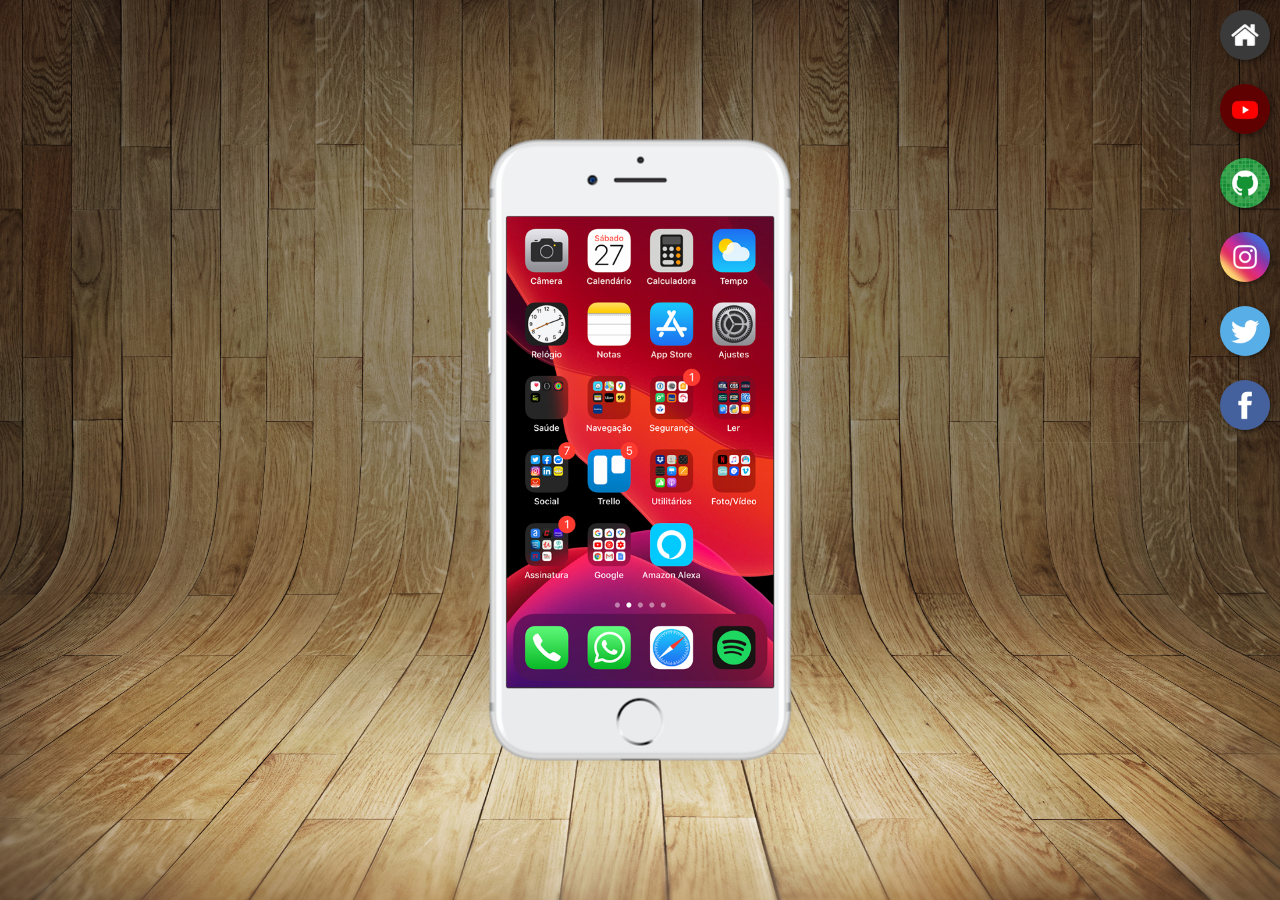
<file: index.html>
<!DOCTYPE html>
<html lang="pt-br">
<head>
    <meta charset="UTF-8">
    <meta name="viewport" content="width=device-width, initial-scale=1.0">
    <title>Projeto redes sociais</title>
    <link rel="stylesheet" href="estilos/style.css">
    <link rel="shortcut icon" href="favicon.ico" type="image/x-icon">
</head>
<body>
    <main>
        <section id="telefone">
            <iframe src="home.html" name="tela" id="tela" frameborder="0"  >
                seu navegador não é compatível com isso
            </iframe>
        </section>
        <section id="redes-sociais">
            <a href="home.html" target="tela"><img src="imagens/logo-home.jpg" alt="Home"></a> <br>
            <a href="youtube.html" target="tela"><img src="imagens/logo-youtube.jpg" alt=""></a> <br>
            <a href="github.html" target="tela"><img src="imagens/logo-github.jpg" alt=""></a> <br>
            <a href="instragram.html" target="tela"><img src="imagens/logo-instagram.jpg" alt=""></a> <br>
            <a href="#" target="tela"><img src="imagens/logo-twitter.jpg" alt=""></a> <br>
            <a href="#" target="tela"><img src="imagens/logo-facebook.jpg" alt=""></a> <br>
        </section>
    </main>
</body>
</html>
</file>
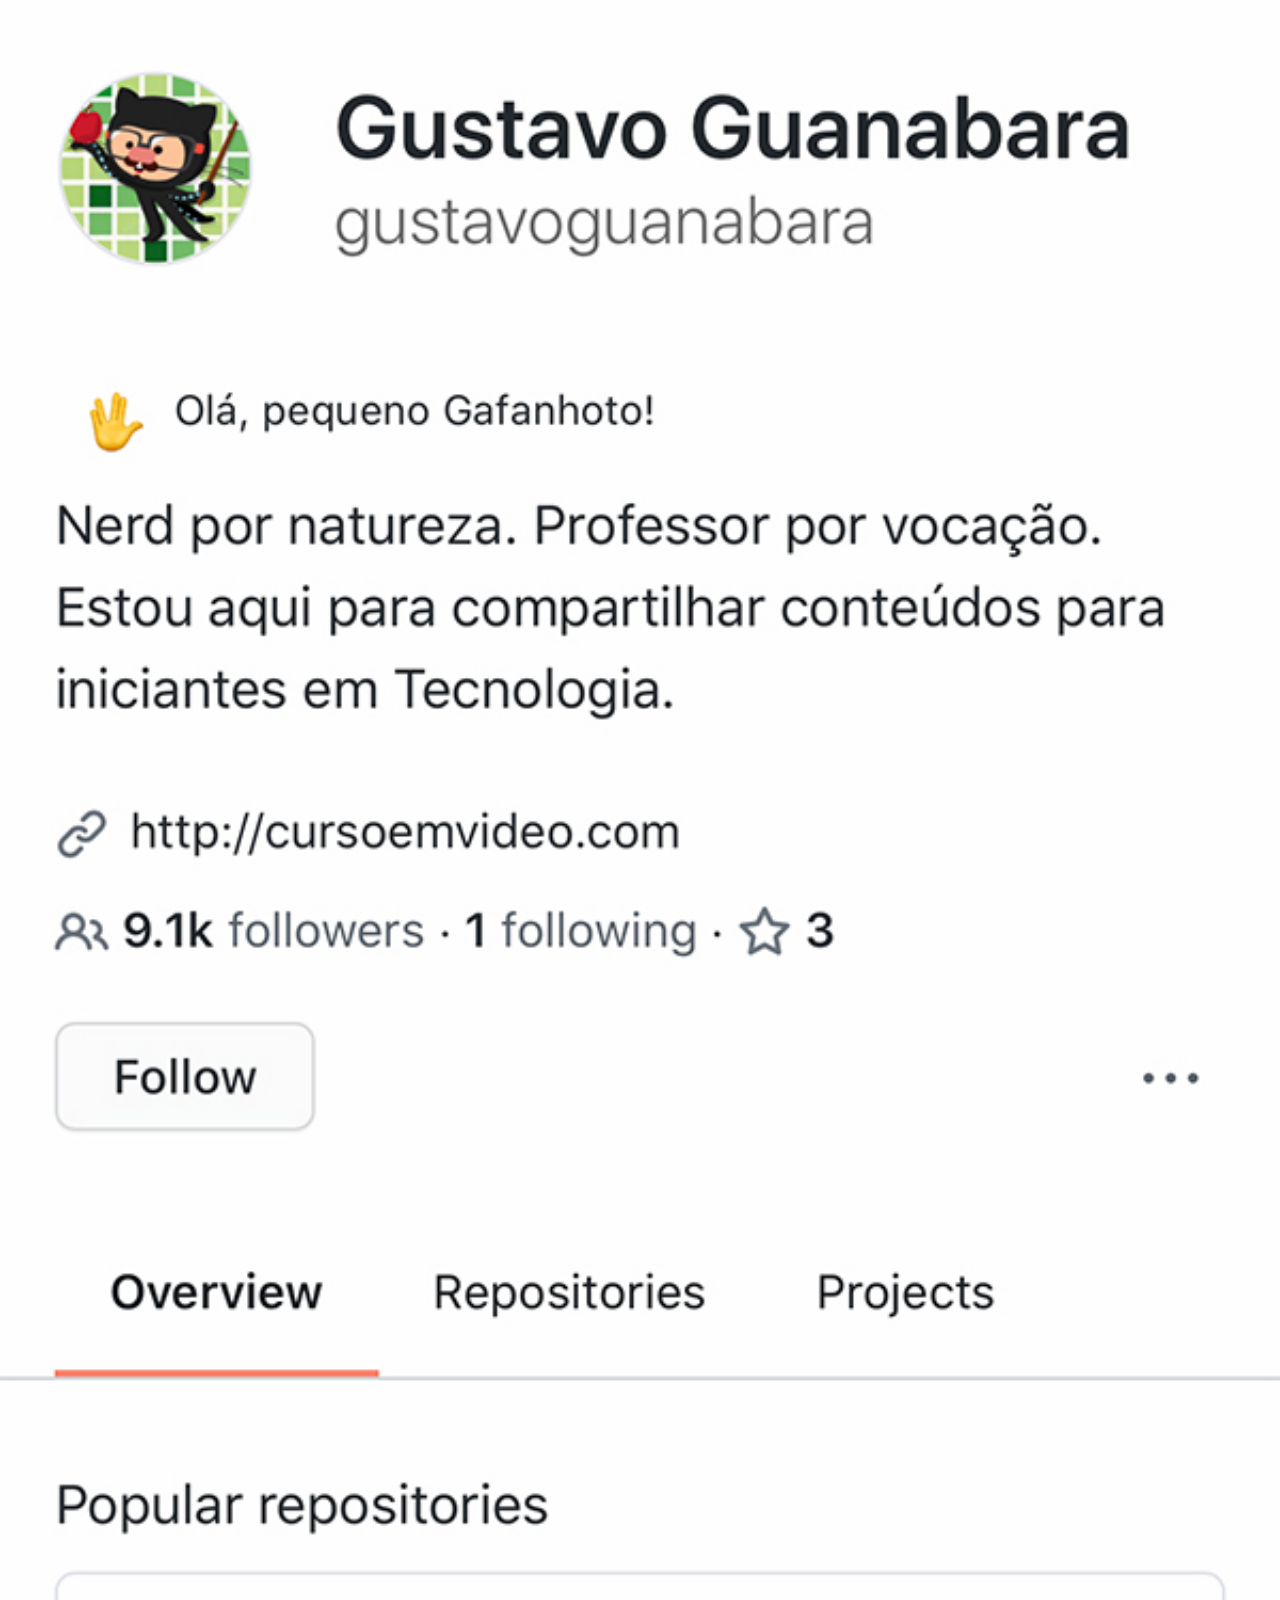
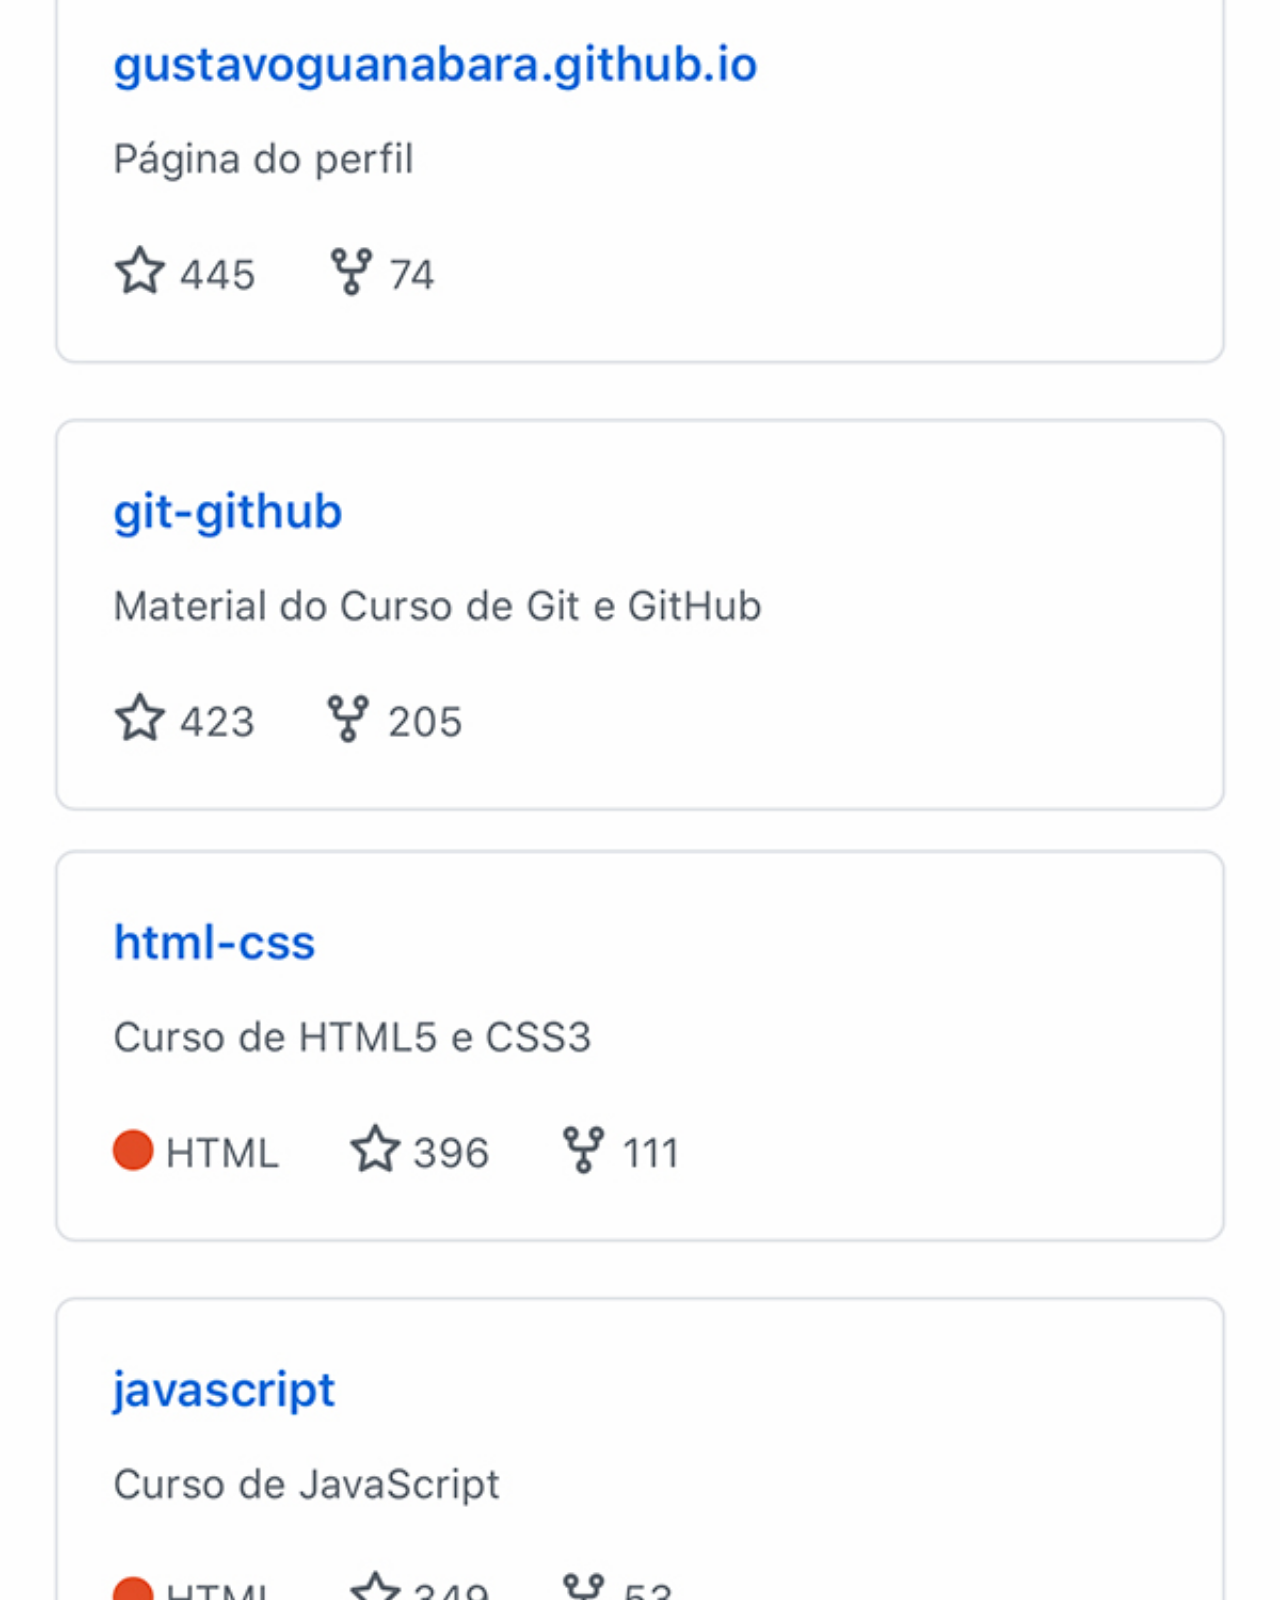
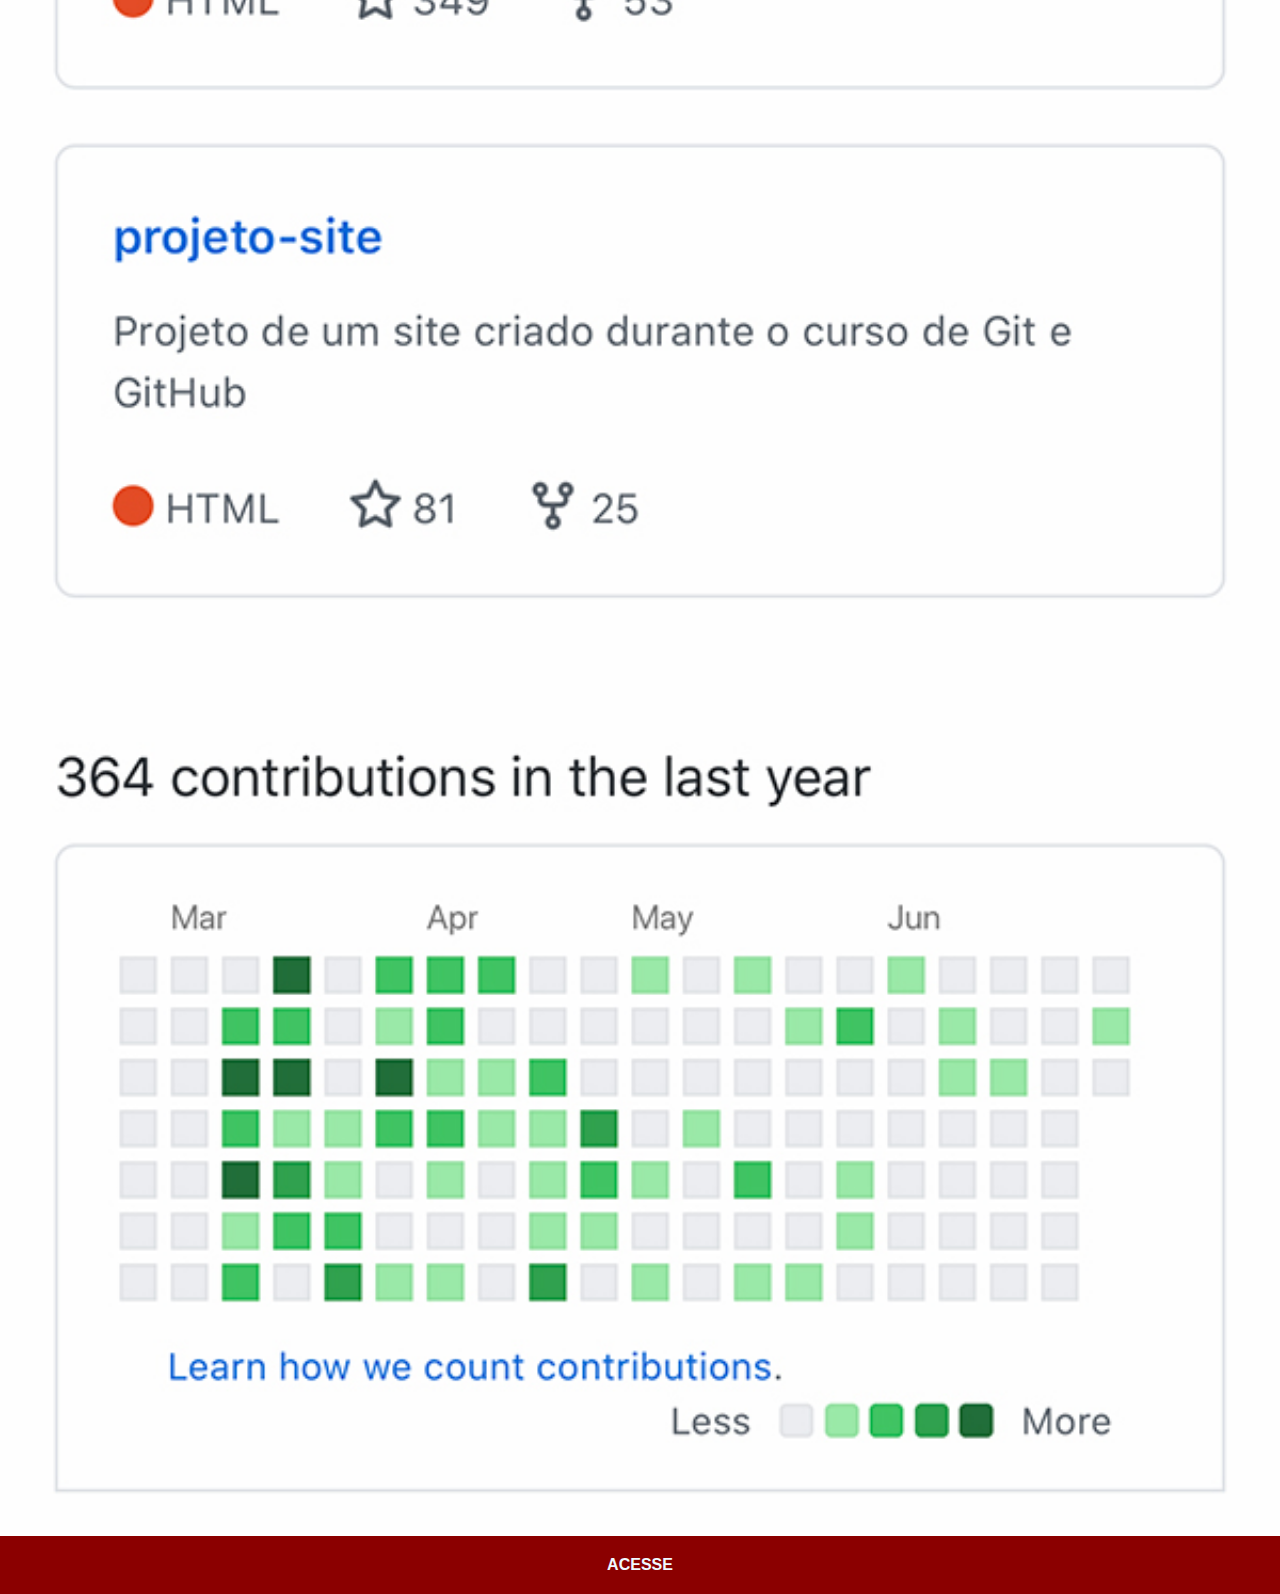
<file: github.html>
<!DOCTYPE html>
<html lang="pt-br">
<head>
    <meta charset="UTF-8">
    <meta name="viewport" content="width=device-width, initial-scale=1.0">
    <title>GitHub</title>
    <link rel="stylesheet" href="estilos/social.css">
</head>
<body>
    <img src="imagens/tela-github.jpg" alt="">
    <a href="https://gustavoguanabara.github.io/">ACESSE</a>
</body>
</html>
</file>
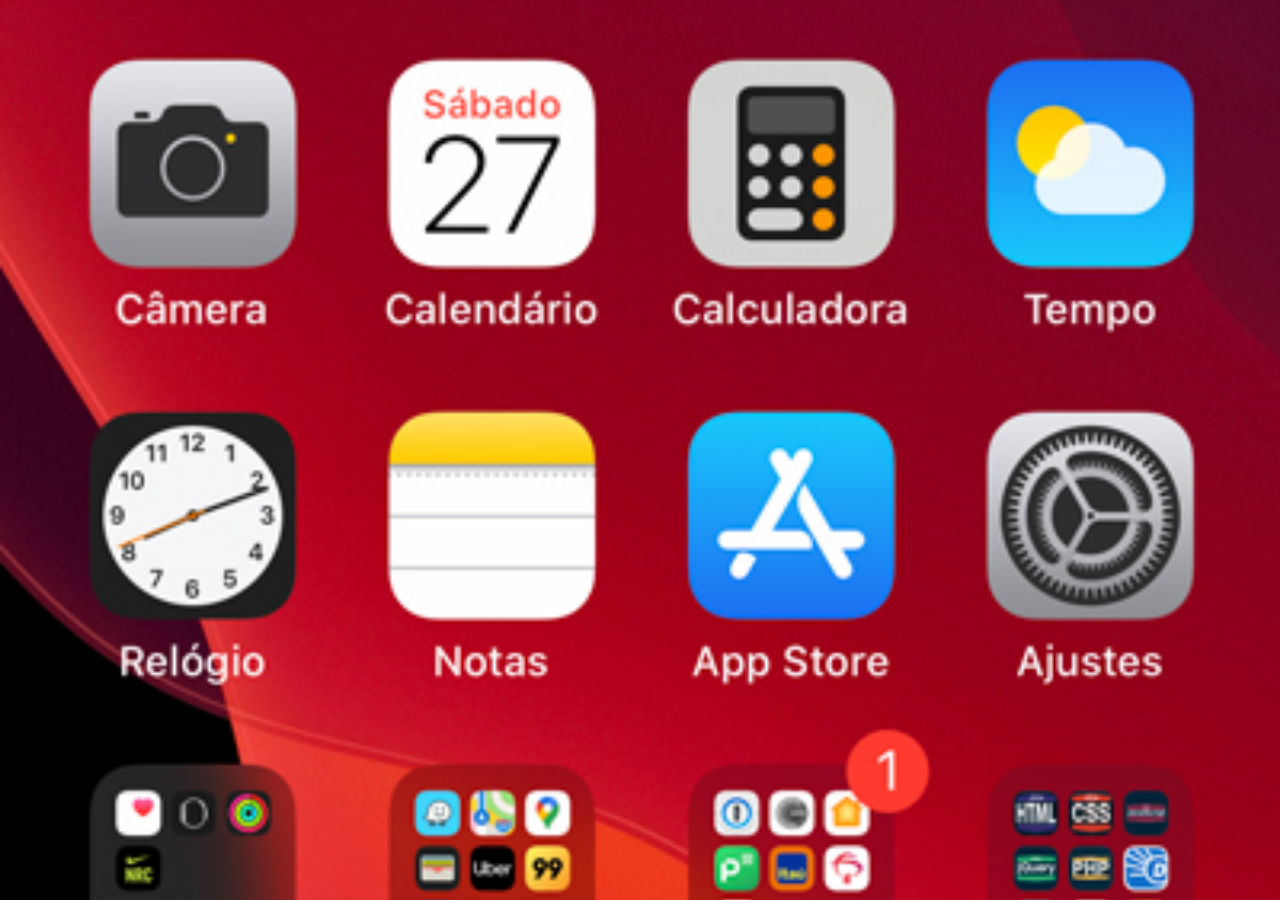
<file: home.html>
<!DOCTYPE html>
<html lang="pt-br">
<head>
    <meta charset="UTF-8">
    <meta name="viewport" content="width=device-width, initial-scale=1.0">
    <title>Home</title>
</head>
<style>
    *{
        margin: 0px;
        padding: 0px;
    }

    body{
        width: 100vw;
        height: 100vh;
        background: black url('imagens/tela-home.jpg') no-repeat top center;
        background-size: cover;
    }
</style>
<body>
    
</body>
</html>
</file>
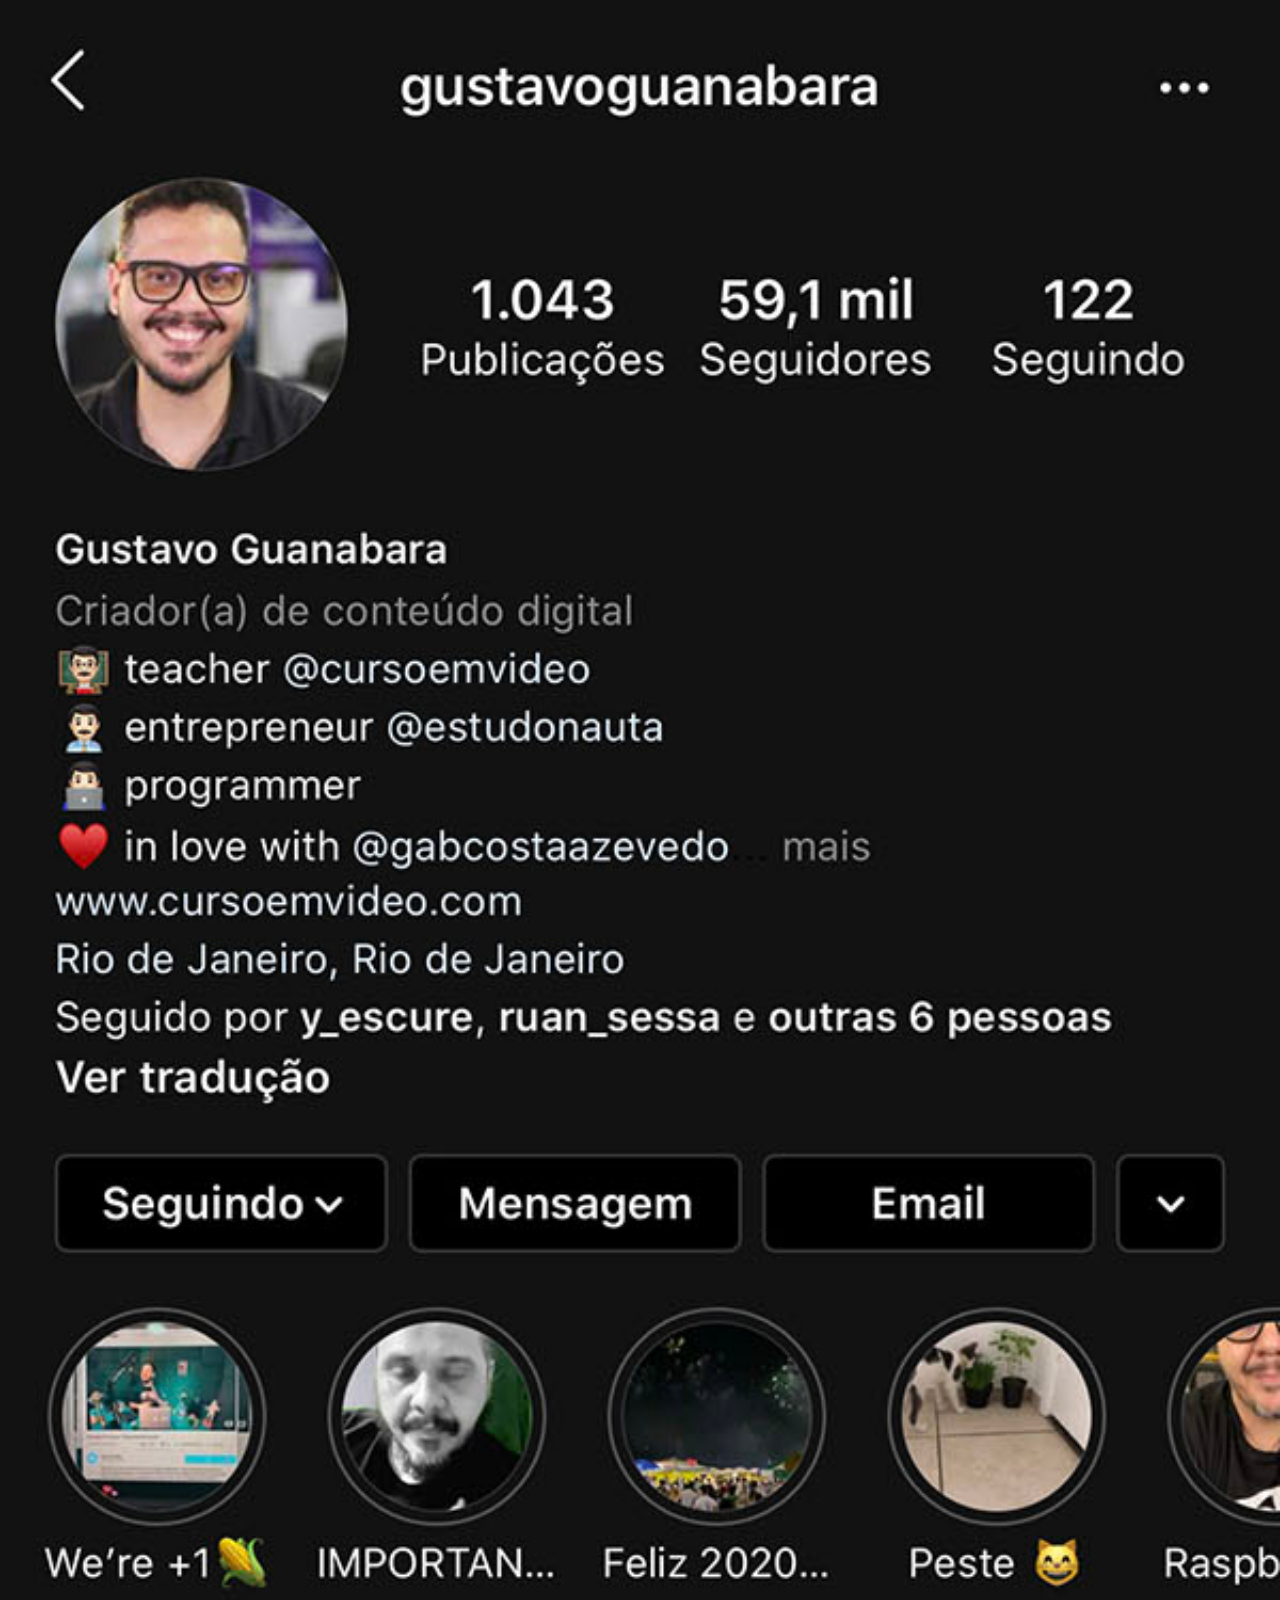
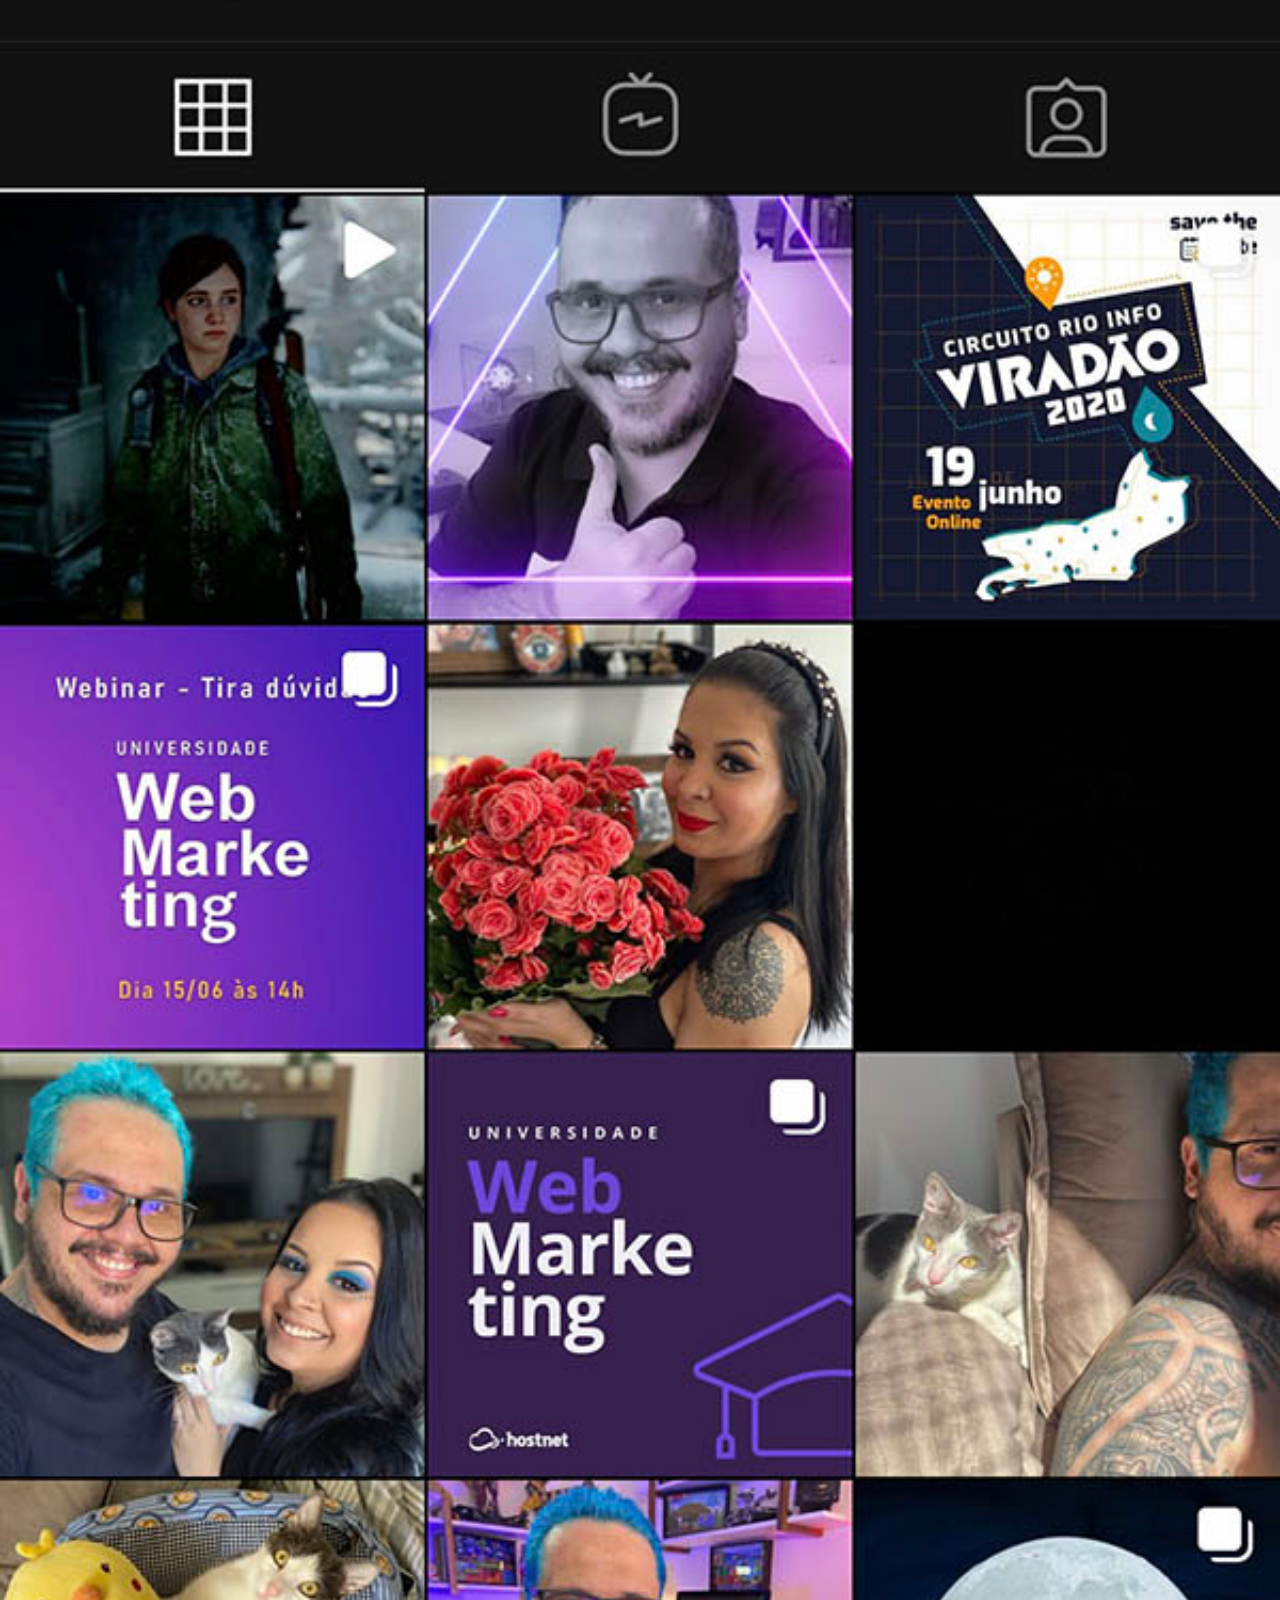
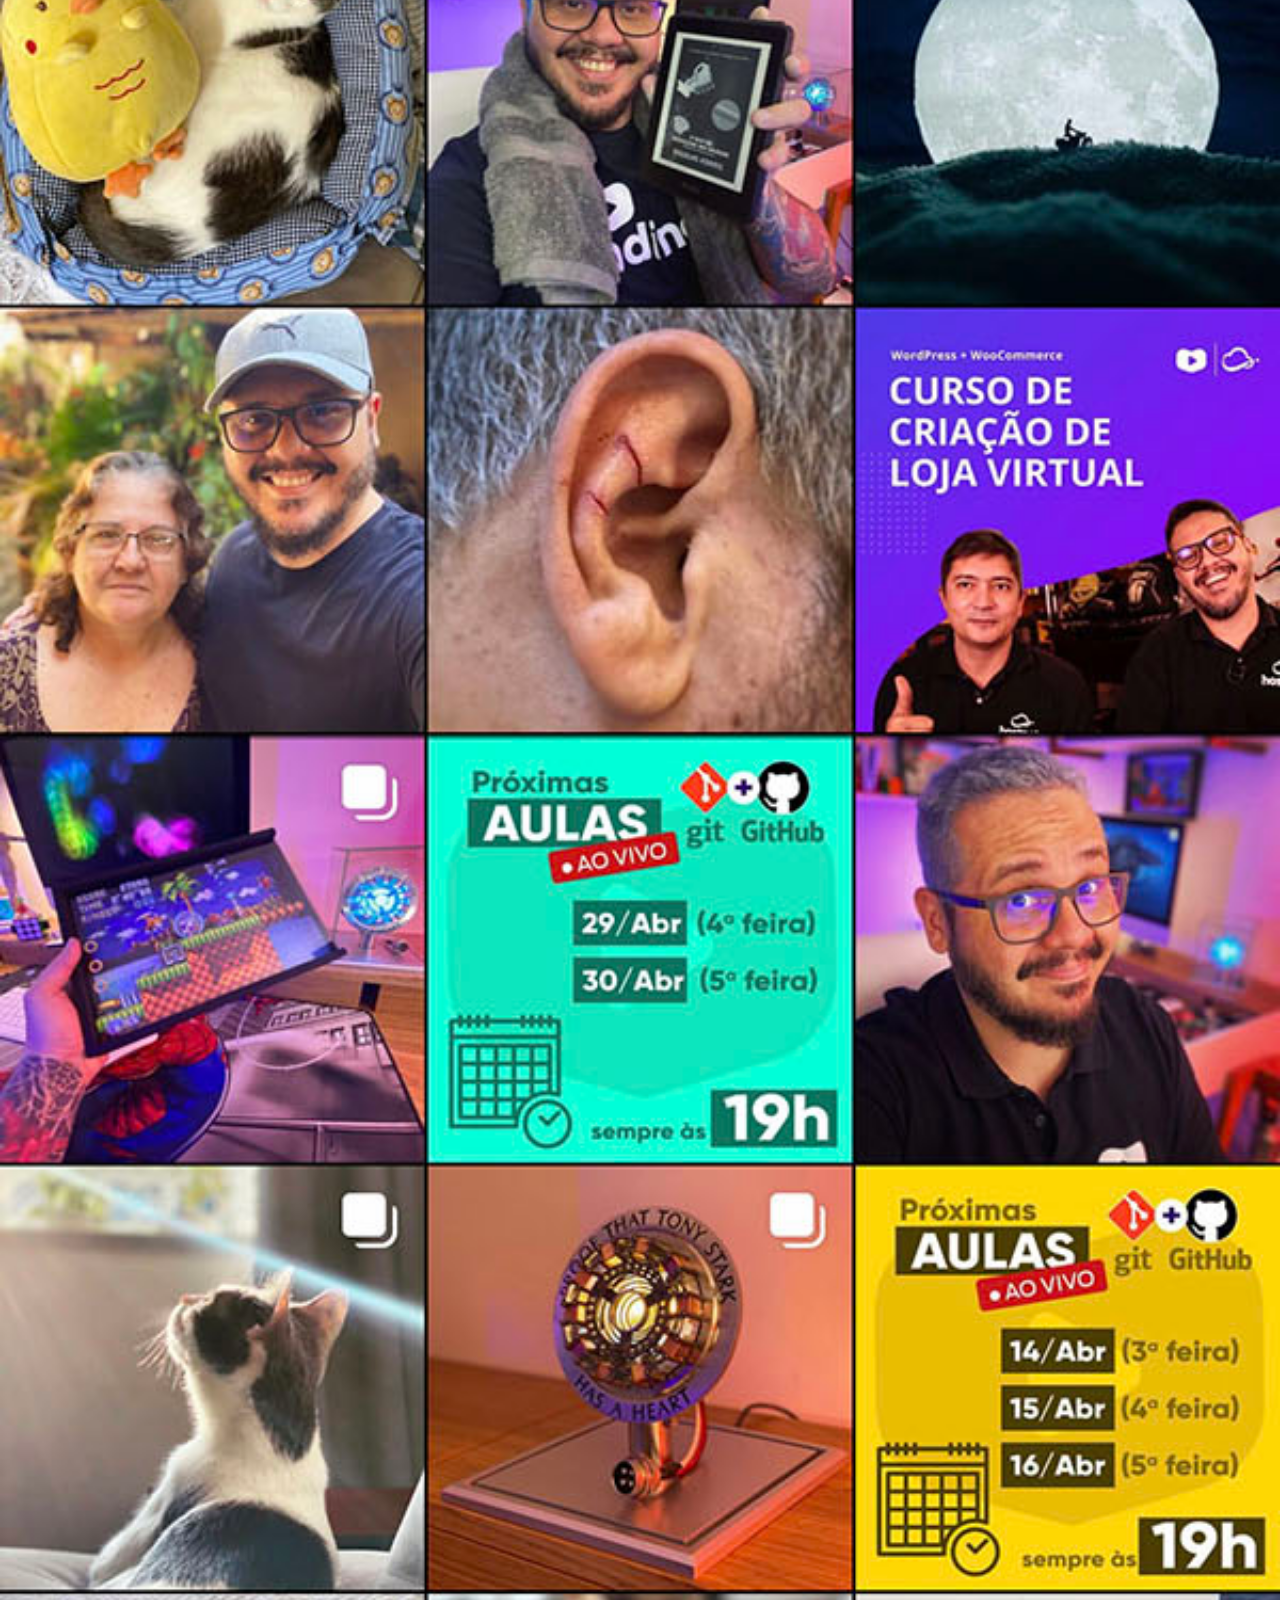
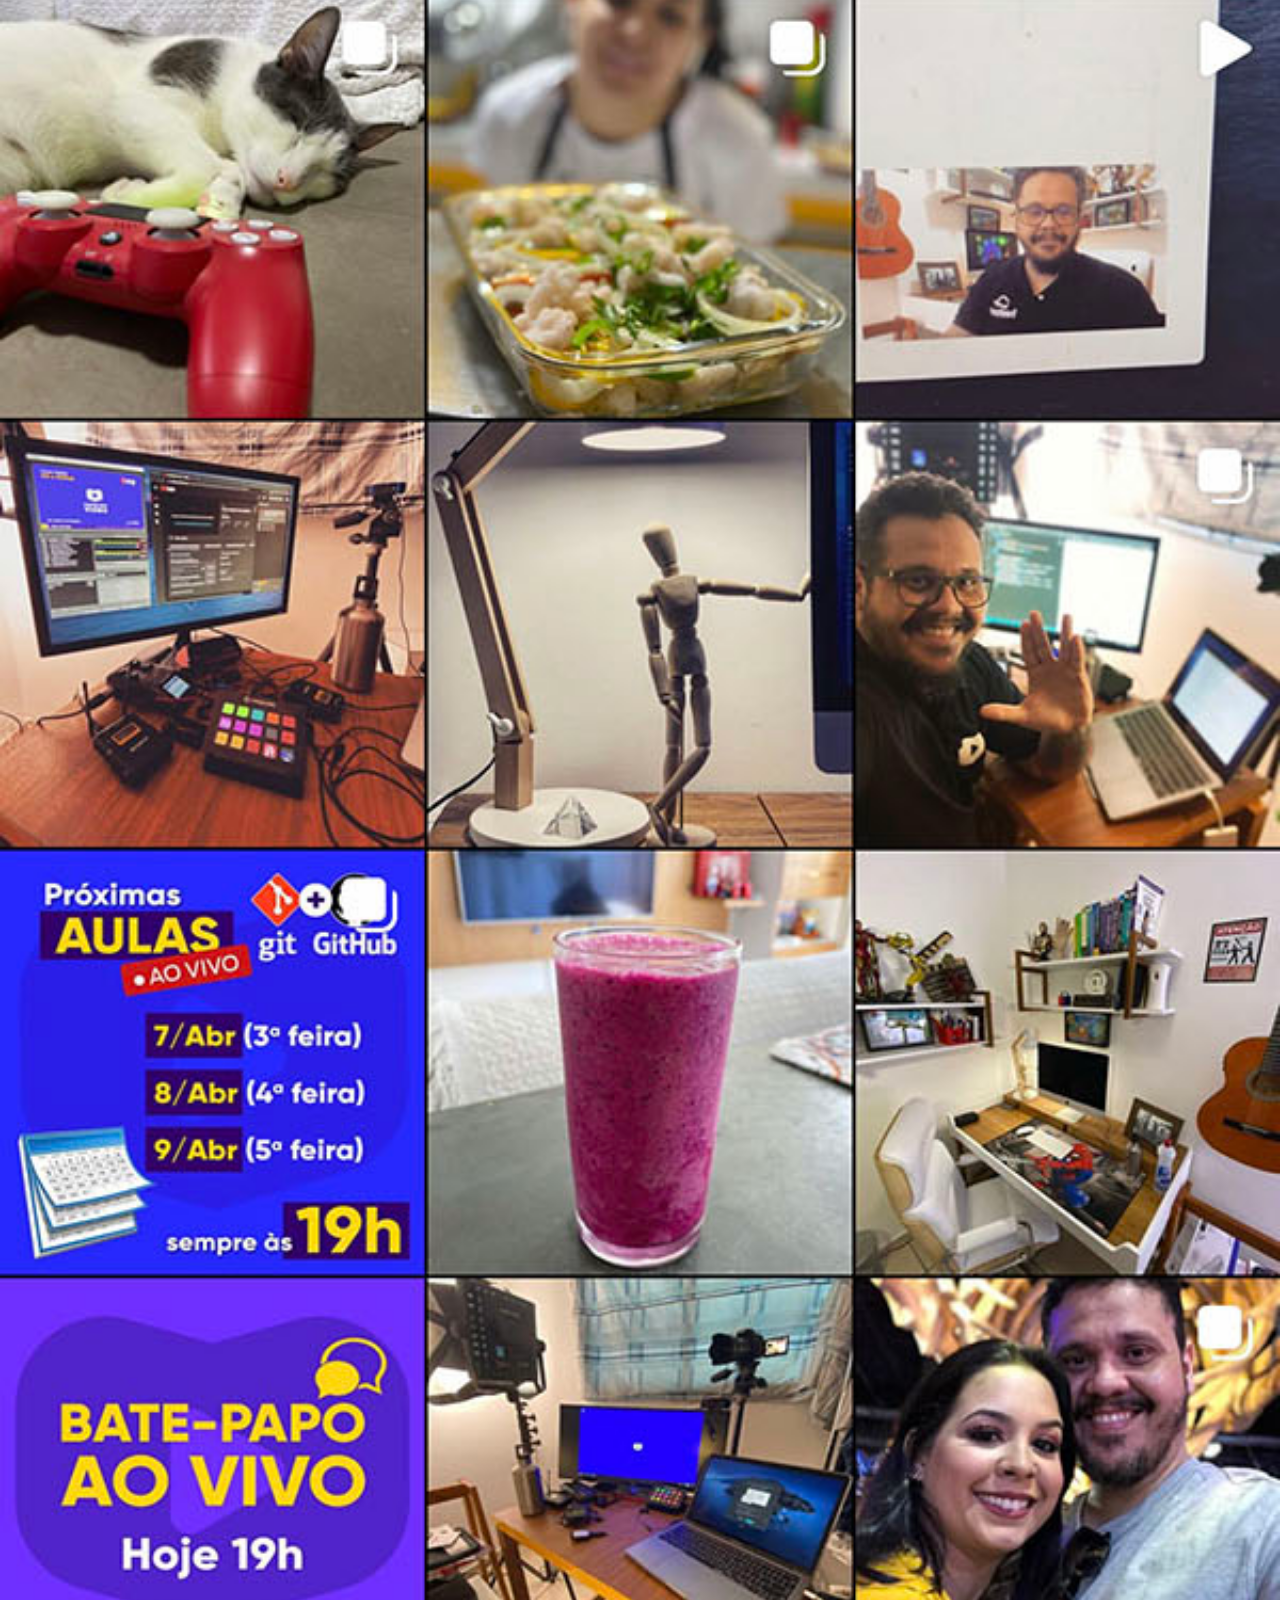
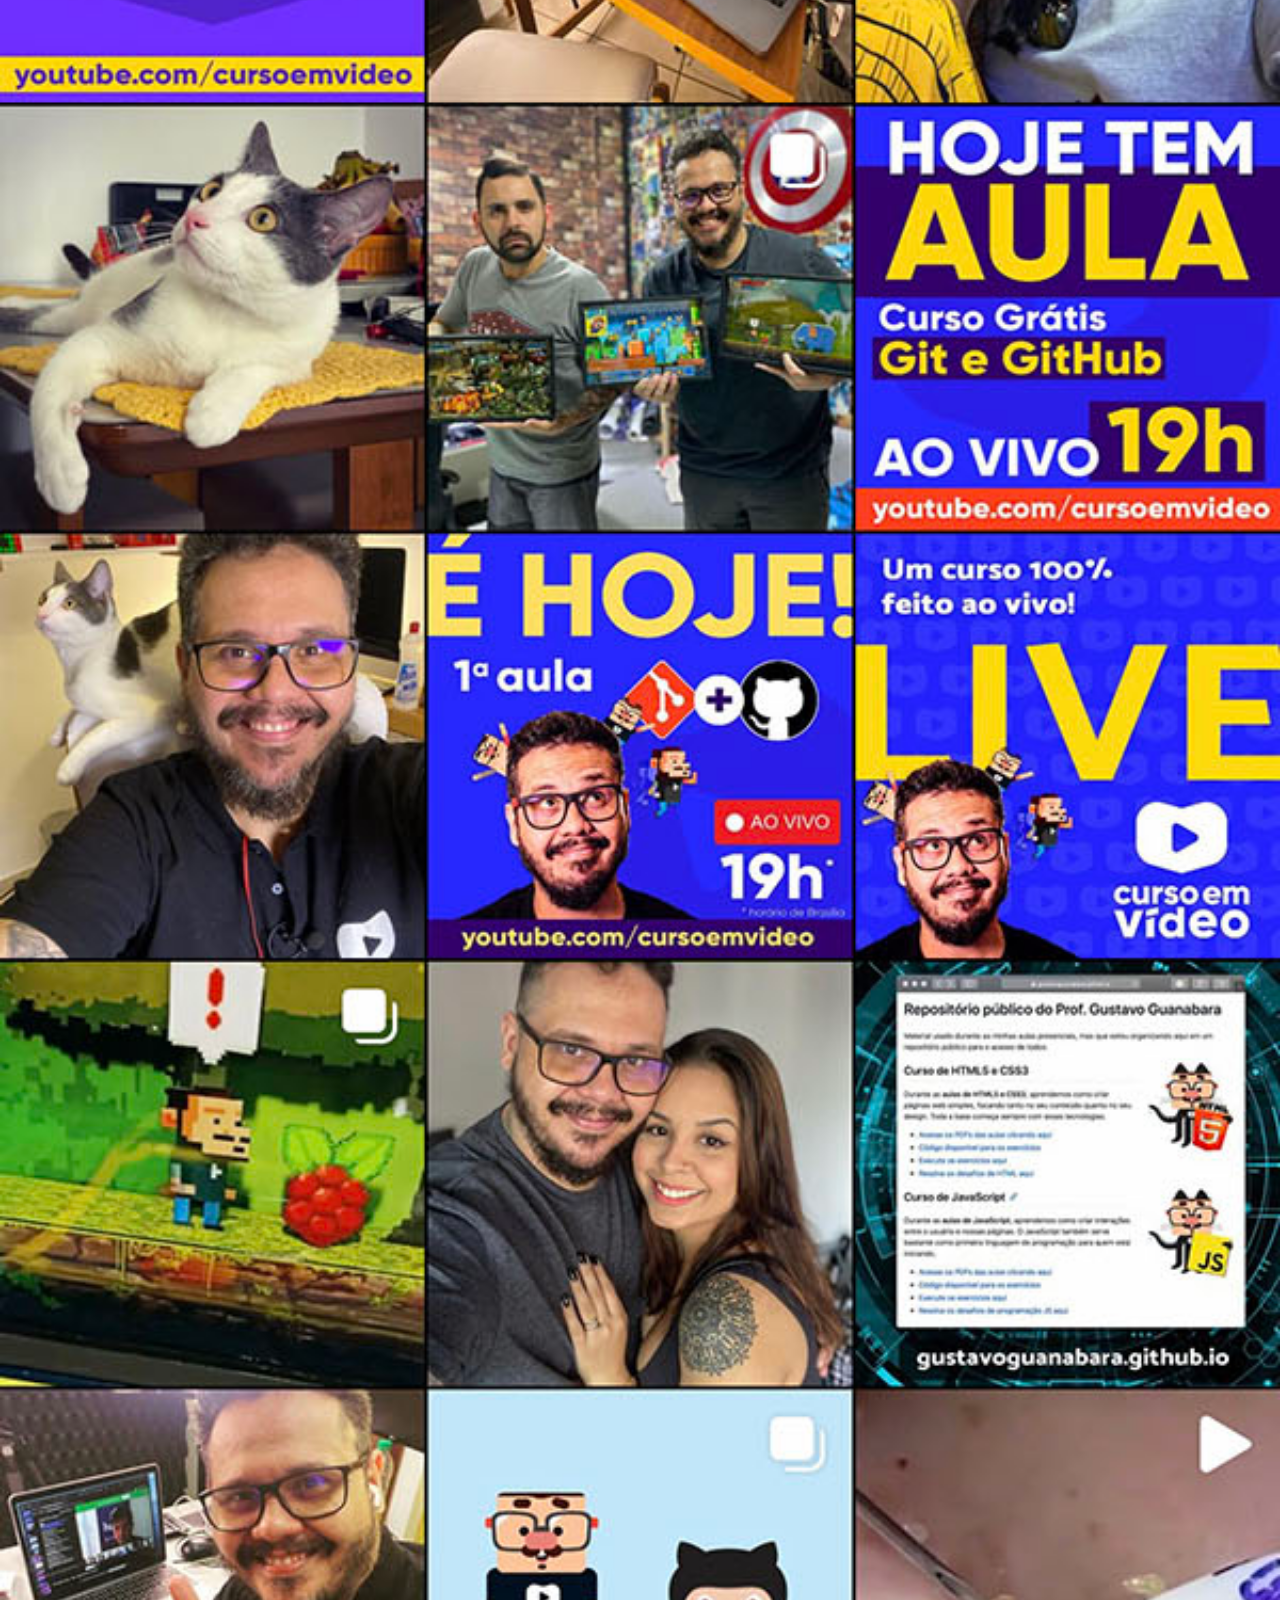
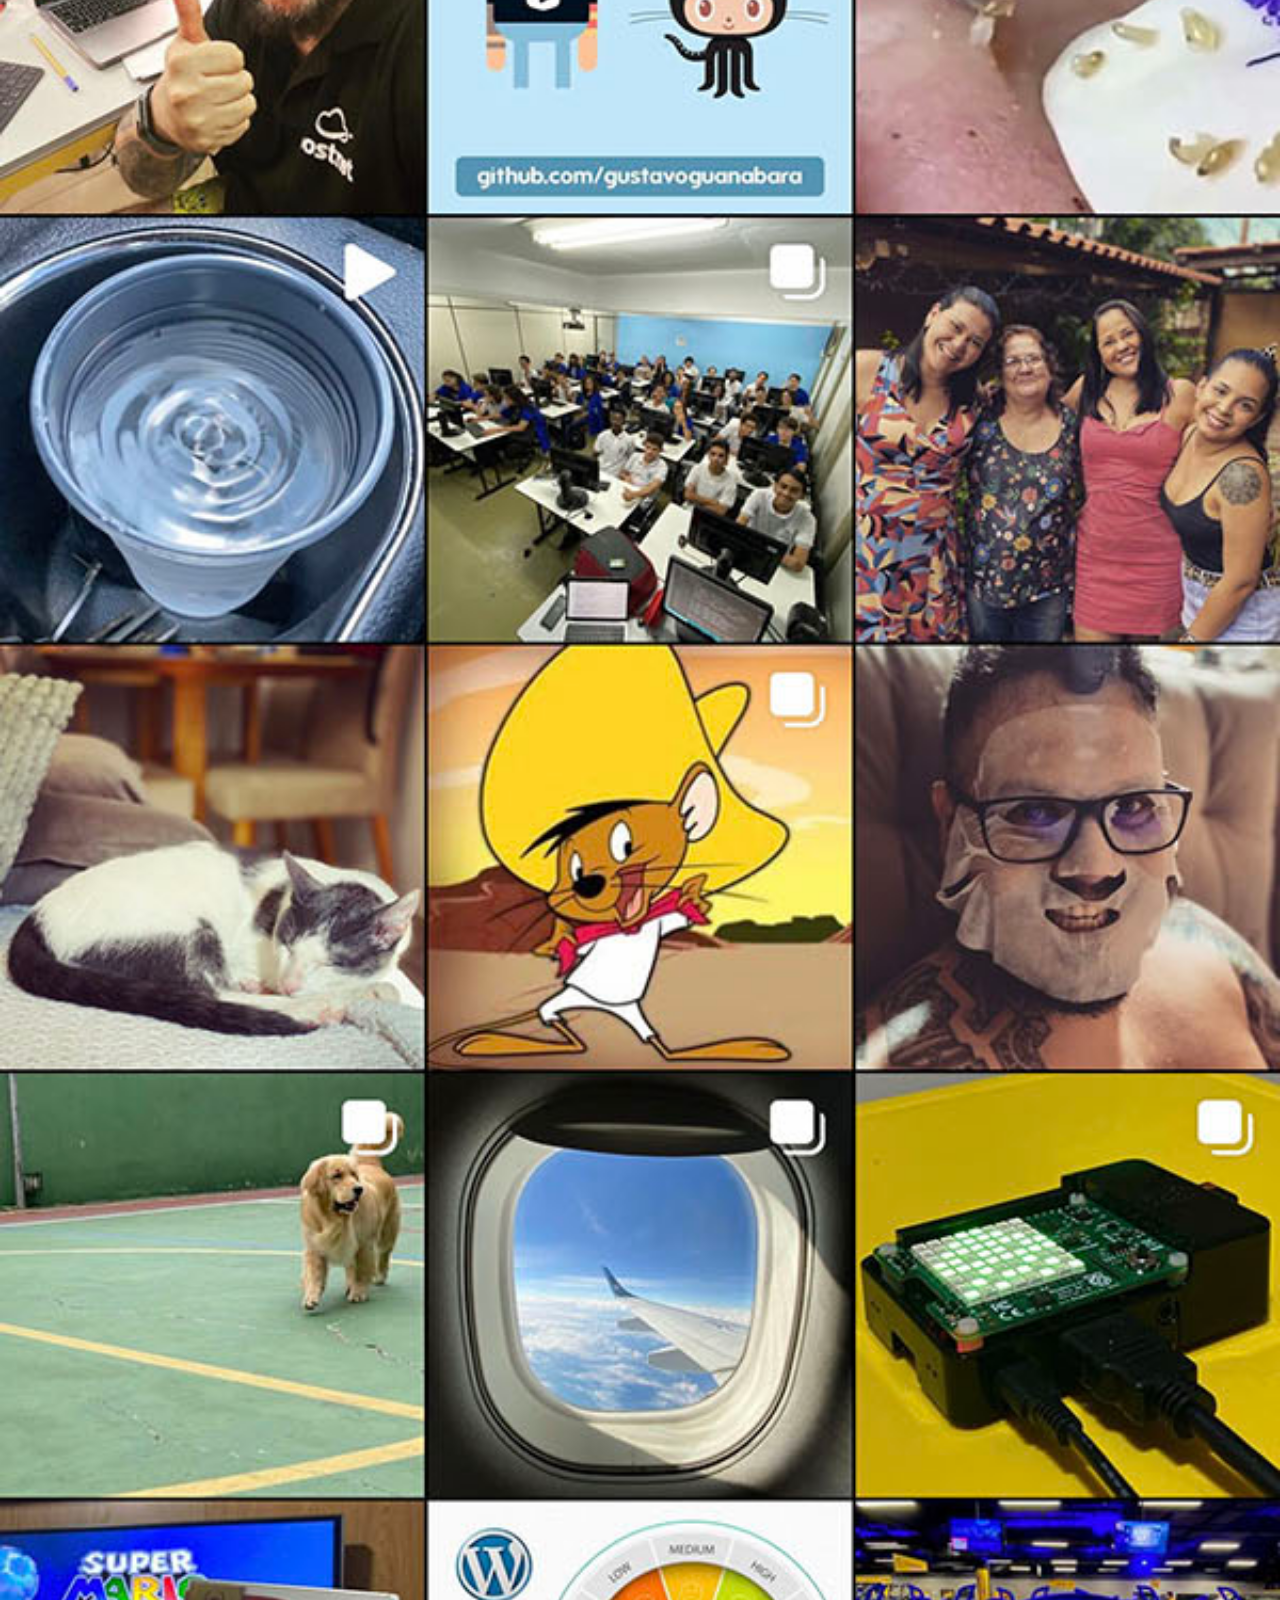
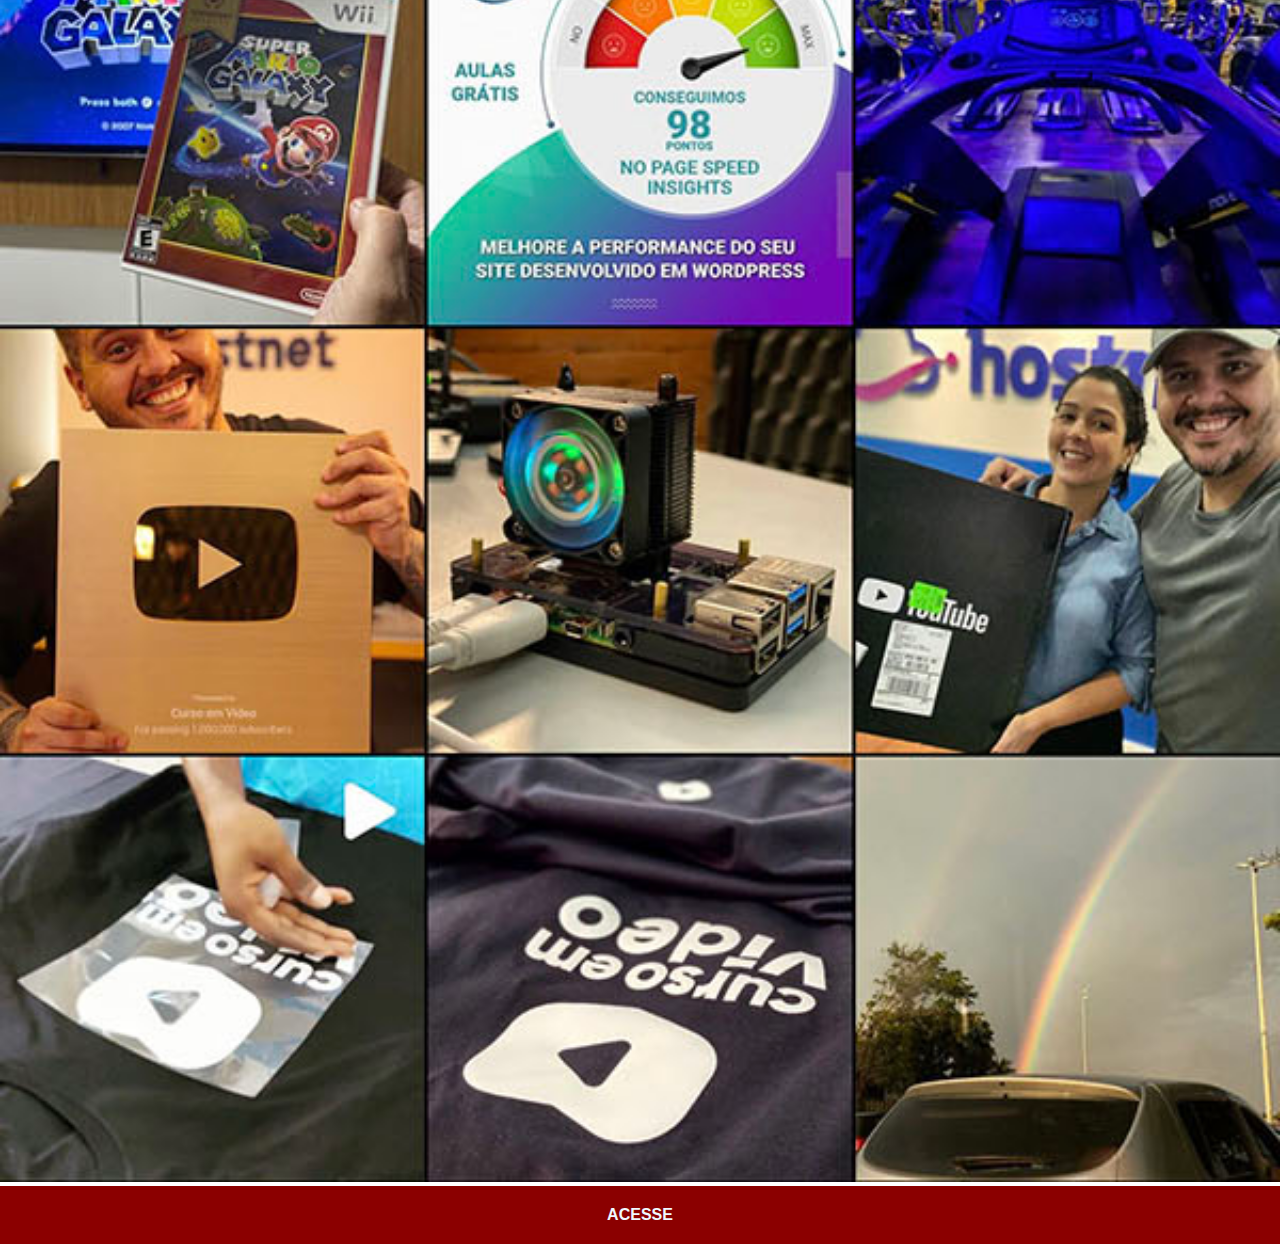
<file: instragram.html>
<!DOCTYPE html>
<html lang="pt-br">
<head>
    <meta charset="UTF-8">
    <meta name="viewport" content="width=device-width, initial-scale=1.0">
    <title>instagram</title>
    <link rel="stylesheet" href="estilos/social.css">
</head>
<body>
    <img src="imagens/tela-instagram.jpg" alt="">
    <a href="https://www.instagram.com/gustavoguanabara/">ACESSE</a>
</body>
</html>
</file>
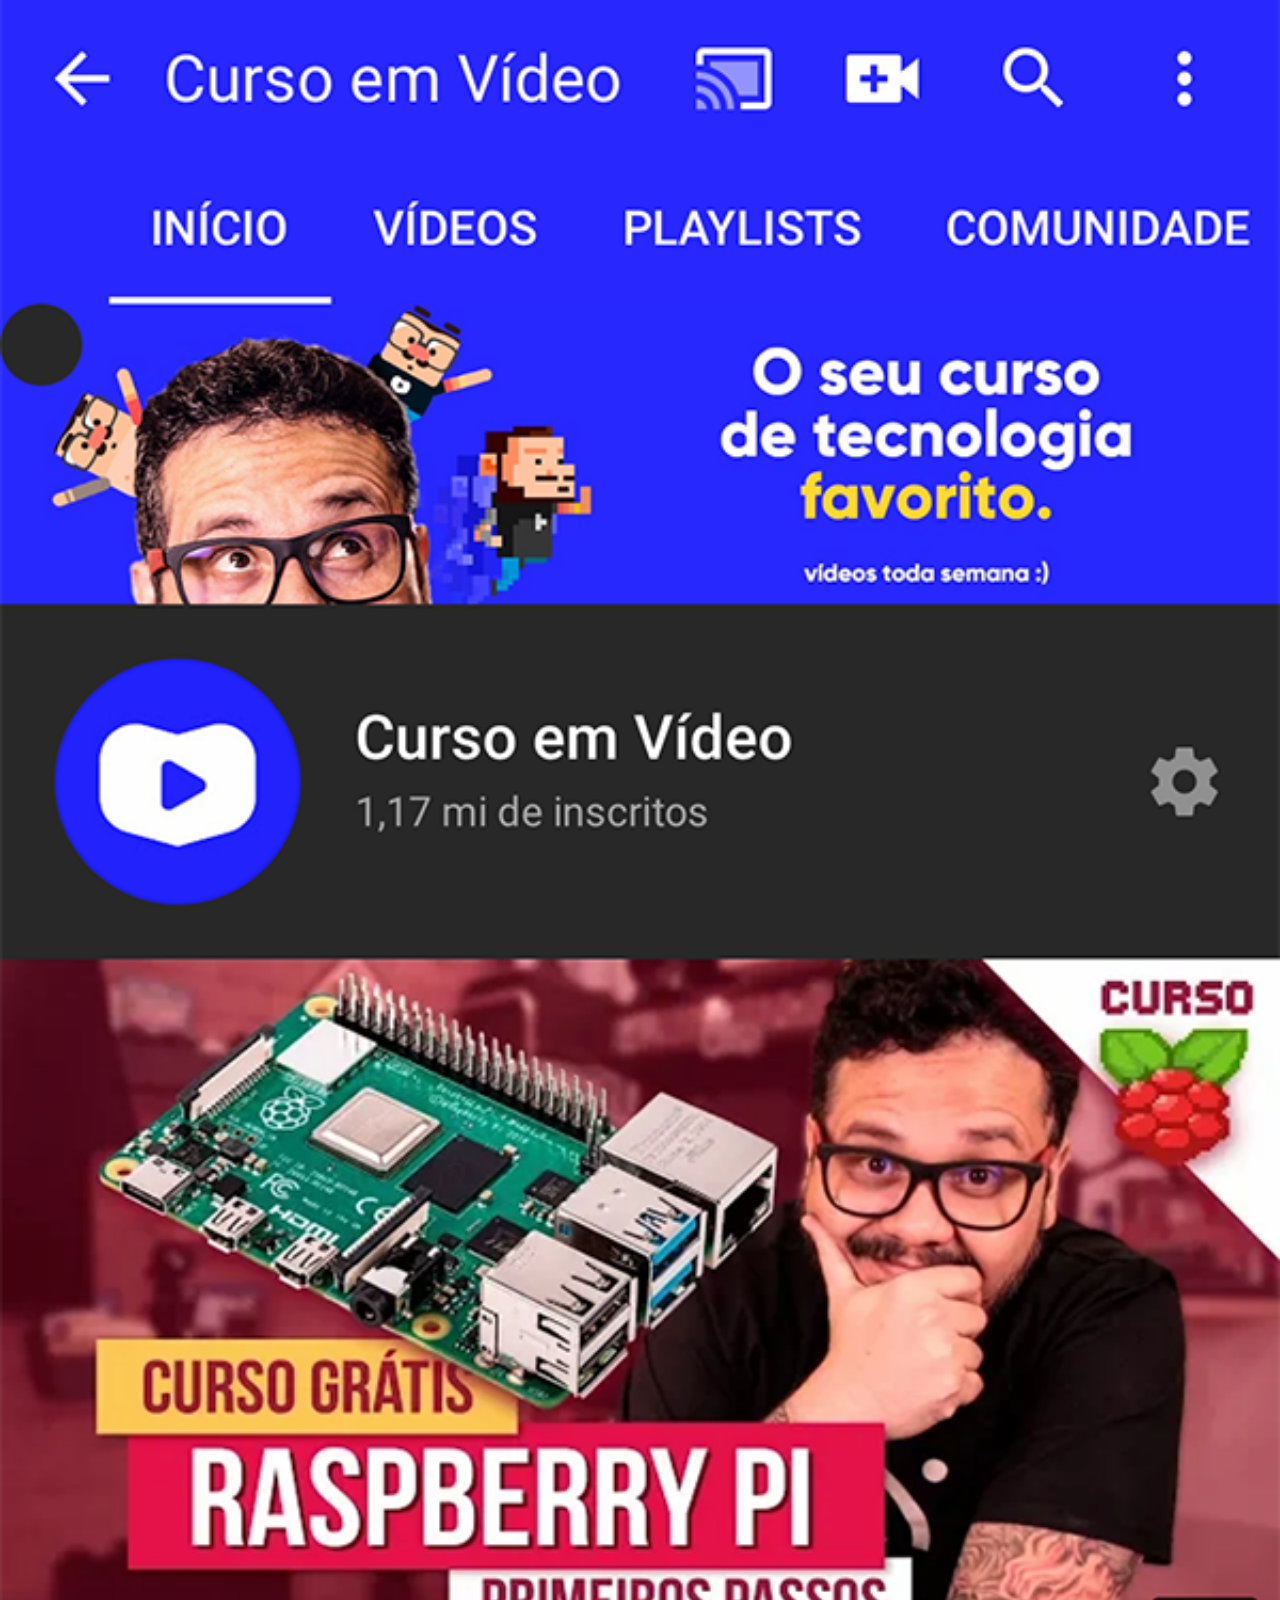
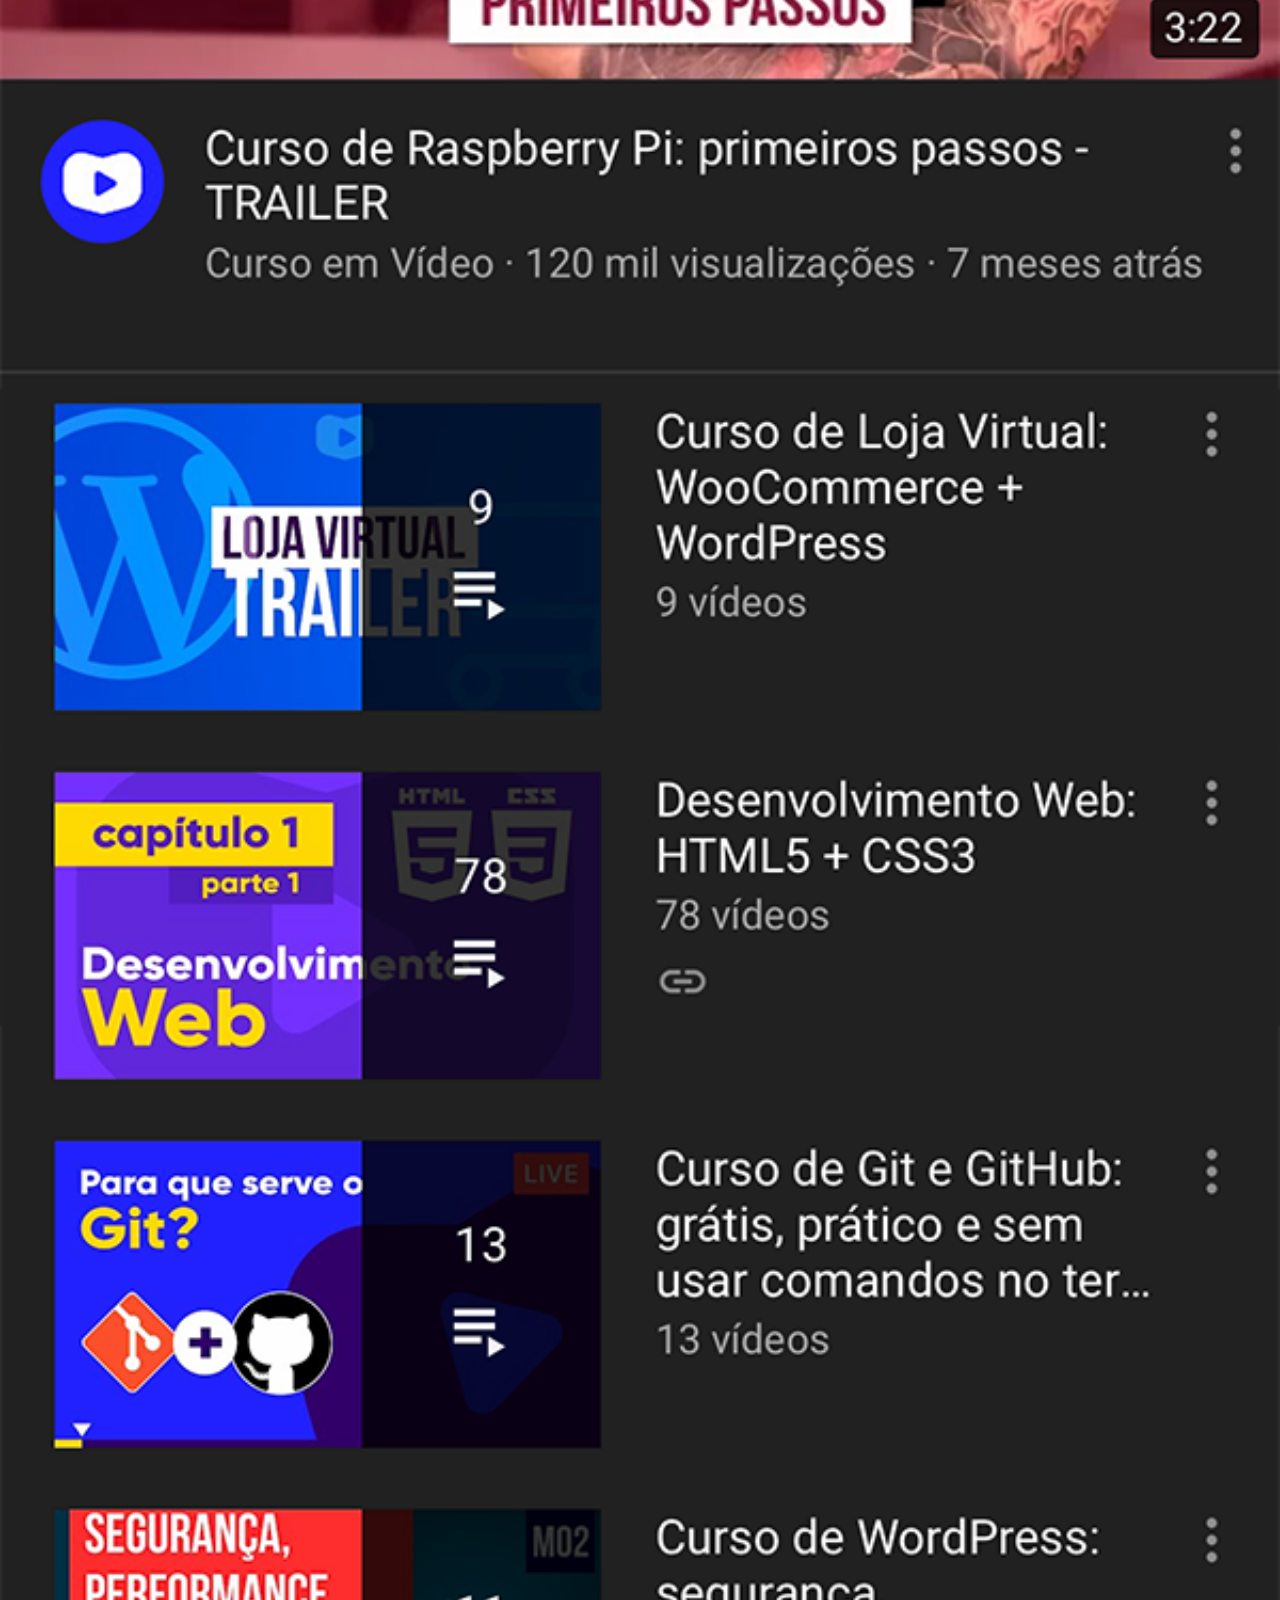
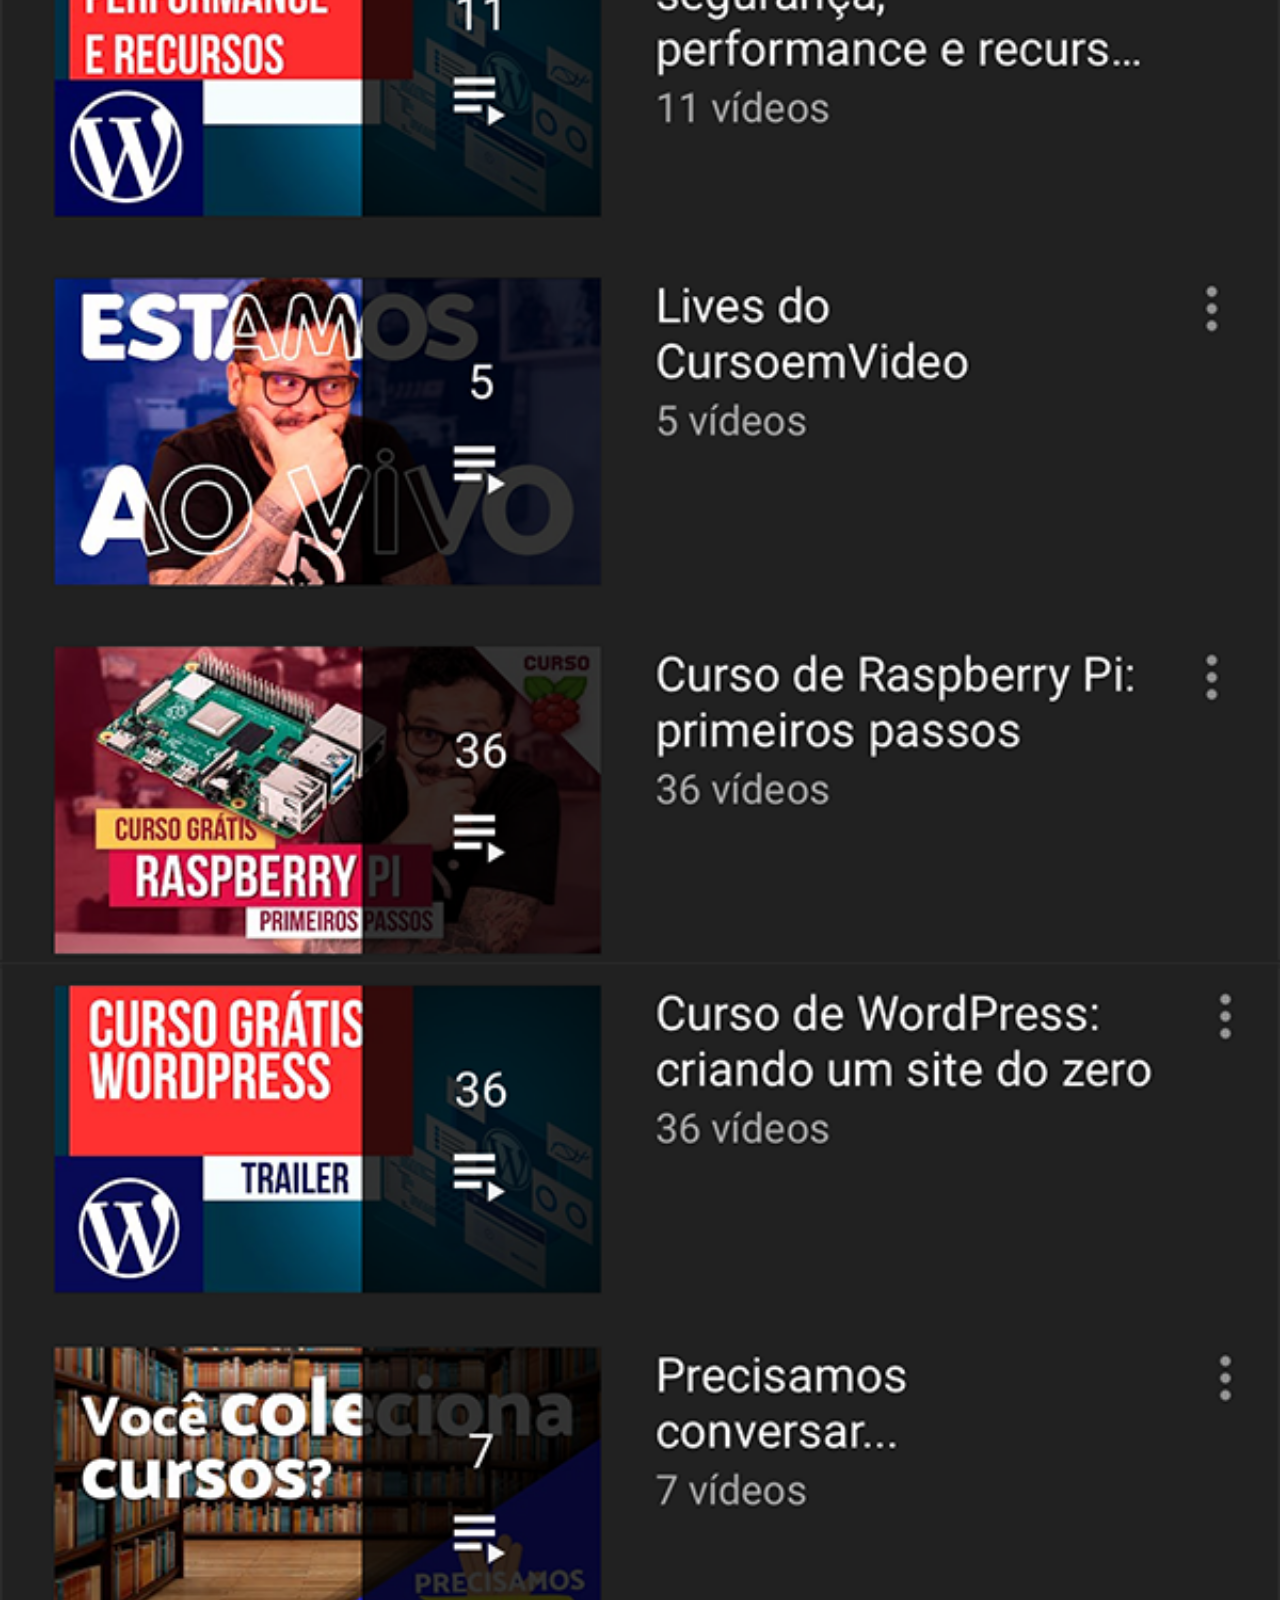
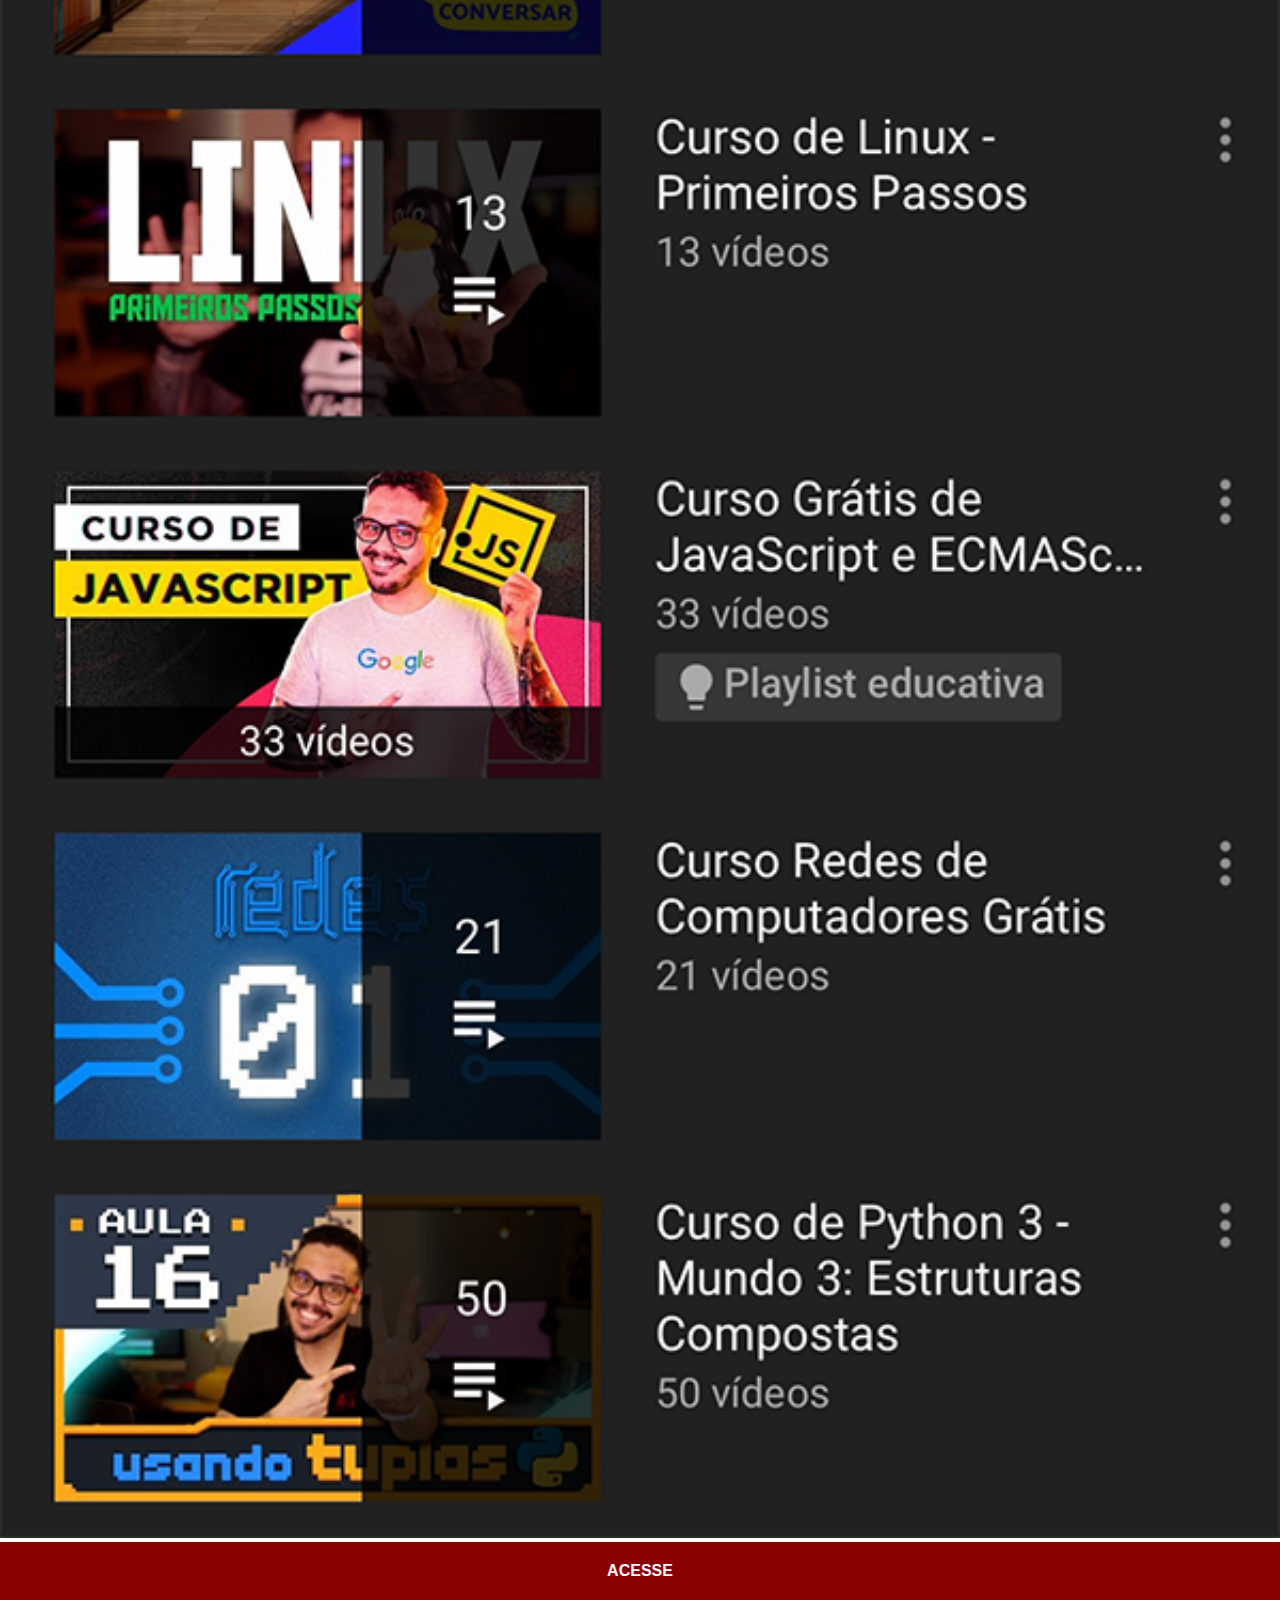
<file: youtube.html>
<!DOCTYPE html>
<html lang="pt-br">
<head>
    <meta charset="UTF-8">
    <meta name="viewport" content="width=device-width, initial-scale=1.0">
    <title>YouTubr</title>
    <style>
        *{
            margin: 0px;
            padding: 0px;
            font-family: Arial, Helvetica, sans-serif;
        }
        ::-webkit-scrollbar{
             width: 0px;
             height: 0px;
        }

        img{
            width: 100vw;
        }

        a{
            display: block;
            background-color: darkred;
            color: aliceblue;
            padding: 20px;
            text-align: center;
            font-weight: bolder;
            text-decoration: none;
        }
    </style>
</head>
<body>
    <img src="imagens/tela-youtube.png" alt="">
    <a href="https://www.youtube.com/cursoemvideo" target="_blank">ACESSE</a>
</body>
</html>
</file>
<file: estilos/style.css>
@charset "UTF-8";

*{
    margin: 0px;
    padding: 0px;
    font-family: Arial, Helvetica, sans-serif;
}

html, body{
    height: 100vh;
    width: 100vw;
    background-color: black;
}

body{
    background: url('../imagens/fundo-madeira.jpg') no-repeat top center;
    background-size: cover;
    background-attachment: fixed;
    
}

main{
    height: 100vh;
    position: relative;
    
}

section#telefone{
    position:absolute ;
    top: 50%;
    left: 50%;
    transform: translate(-50%, -50%);

    height: 627px;
    width: 311px;
    background: url('../imagens/frame-iphone.png') no-repeat;
}

iframe#tela{
    position: relative;
    top: 80px;
    left: 22px;
    width: 267px;
    height: 471px;
}

section#redes-sociais {
    text-align: right;
}

section#redes-sociais > a > img{
    width: 50px;
    height: 50px;
    margin: 10px;
    border-radius: 50%;
    box-shadow: 2px 2px 5px rgba(0, 0, 0, 0.432);
    box-sizing: border-box;
}

section#redes-sociais img:hover{
    border: 2px solid rgba(255, 255, 255, 0.618);
    transform: translate(-3px, -3px);
    box-shadow: 5px 5px 10px rgba(0, 0, 0, 0.382);
    transition: transform .3s border 1s;

}
</file>
<file: estilos/social.css>
@charset "UTF-8";

*{
    margin: 0px;
    padding: 0px;
    font-family: Arial, Helvetica, sans-serif;
}
::-webkit-scrollbar{
     width: 0px;
     height: 0px;
}

img{
    width: 100vw;
}

a{
    display: block;
    background-color: darkred;
    color: aliceblue;
    padding: 20px;
    text-align: center;
    font-weight: bolder;
    text-decoration: none;
}
</file>
